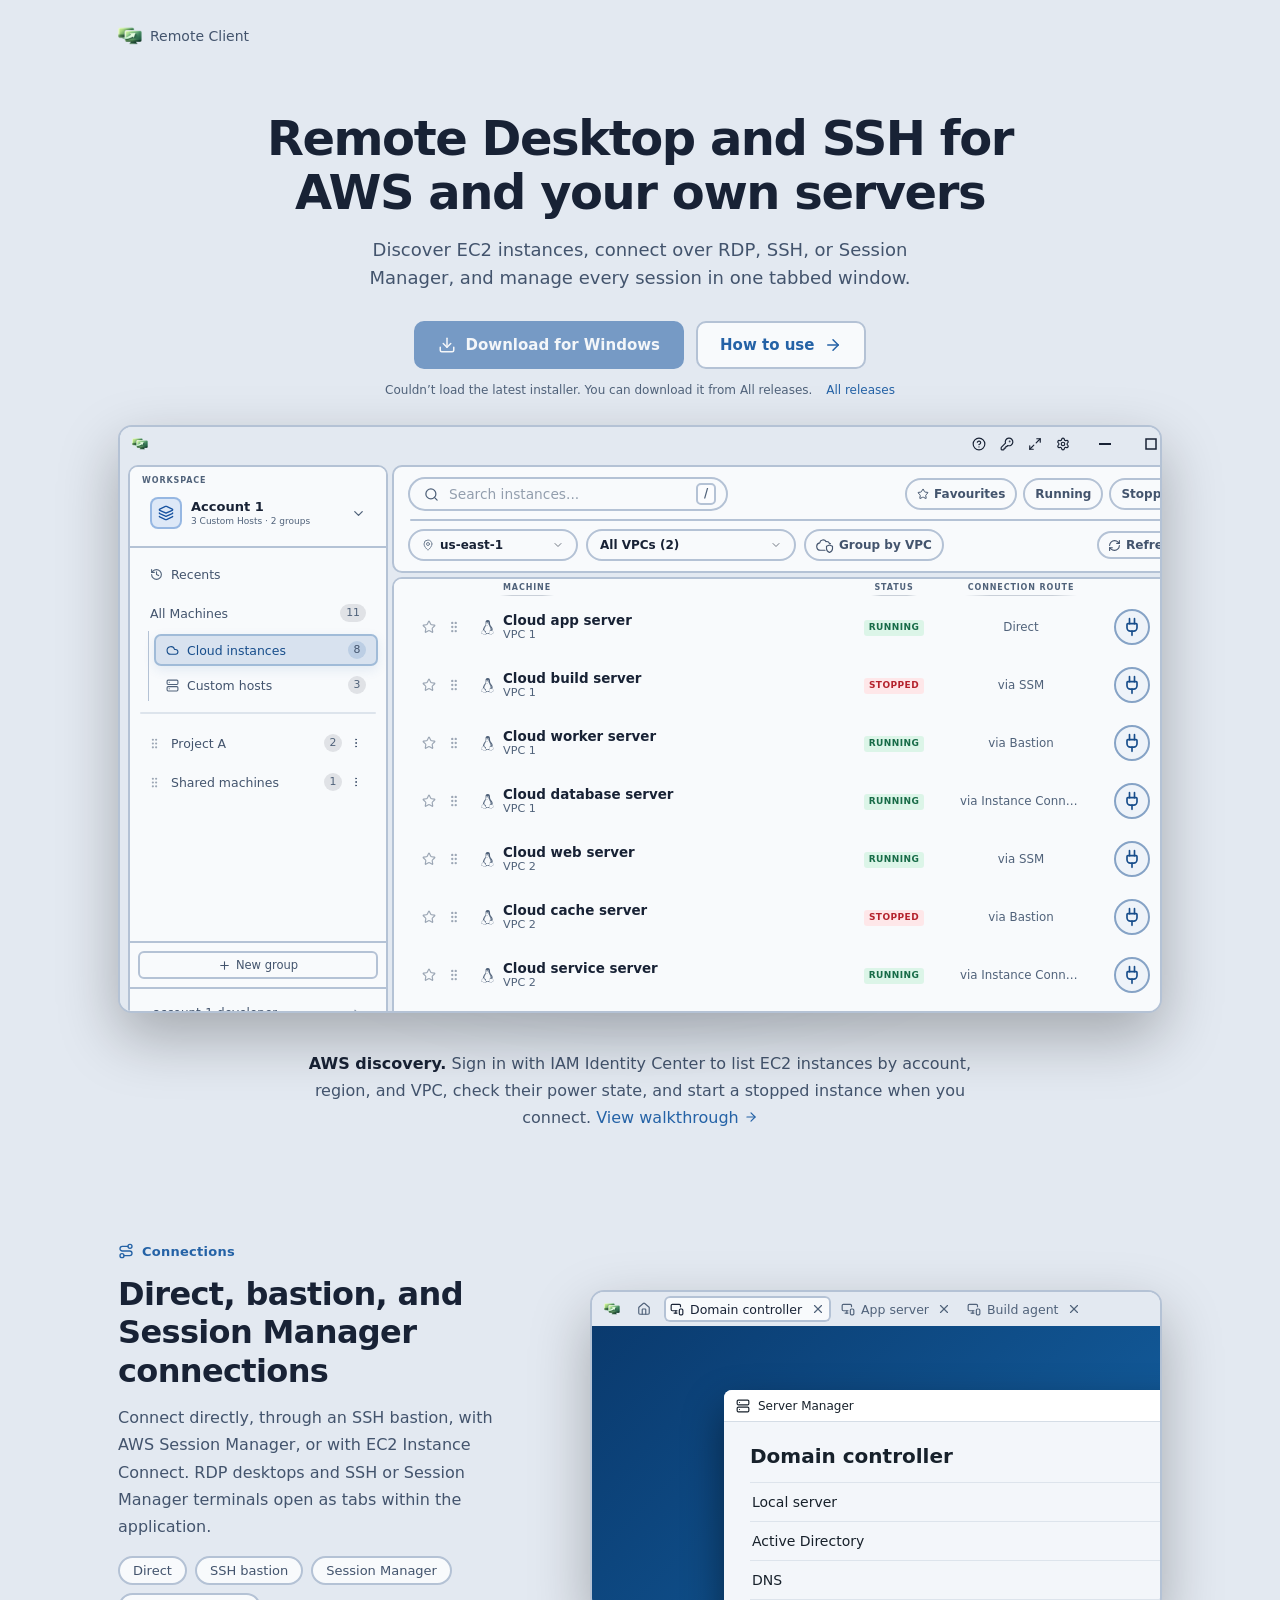
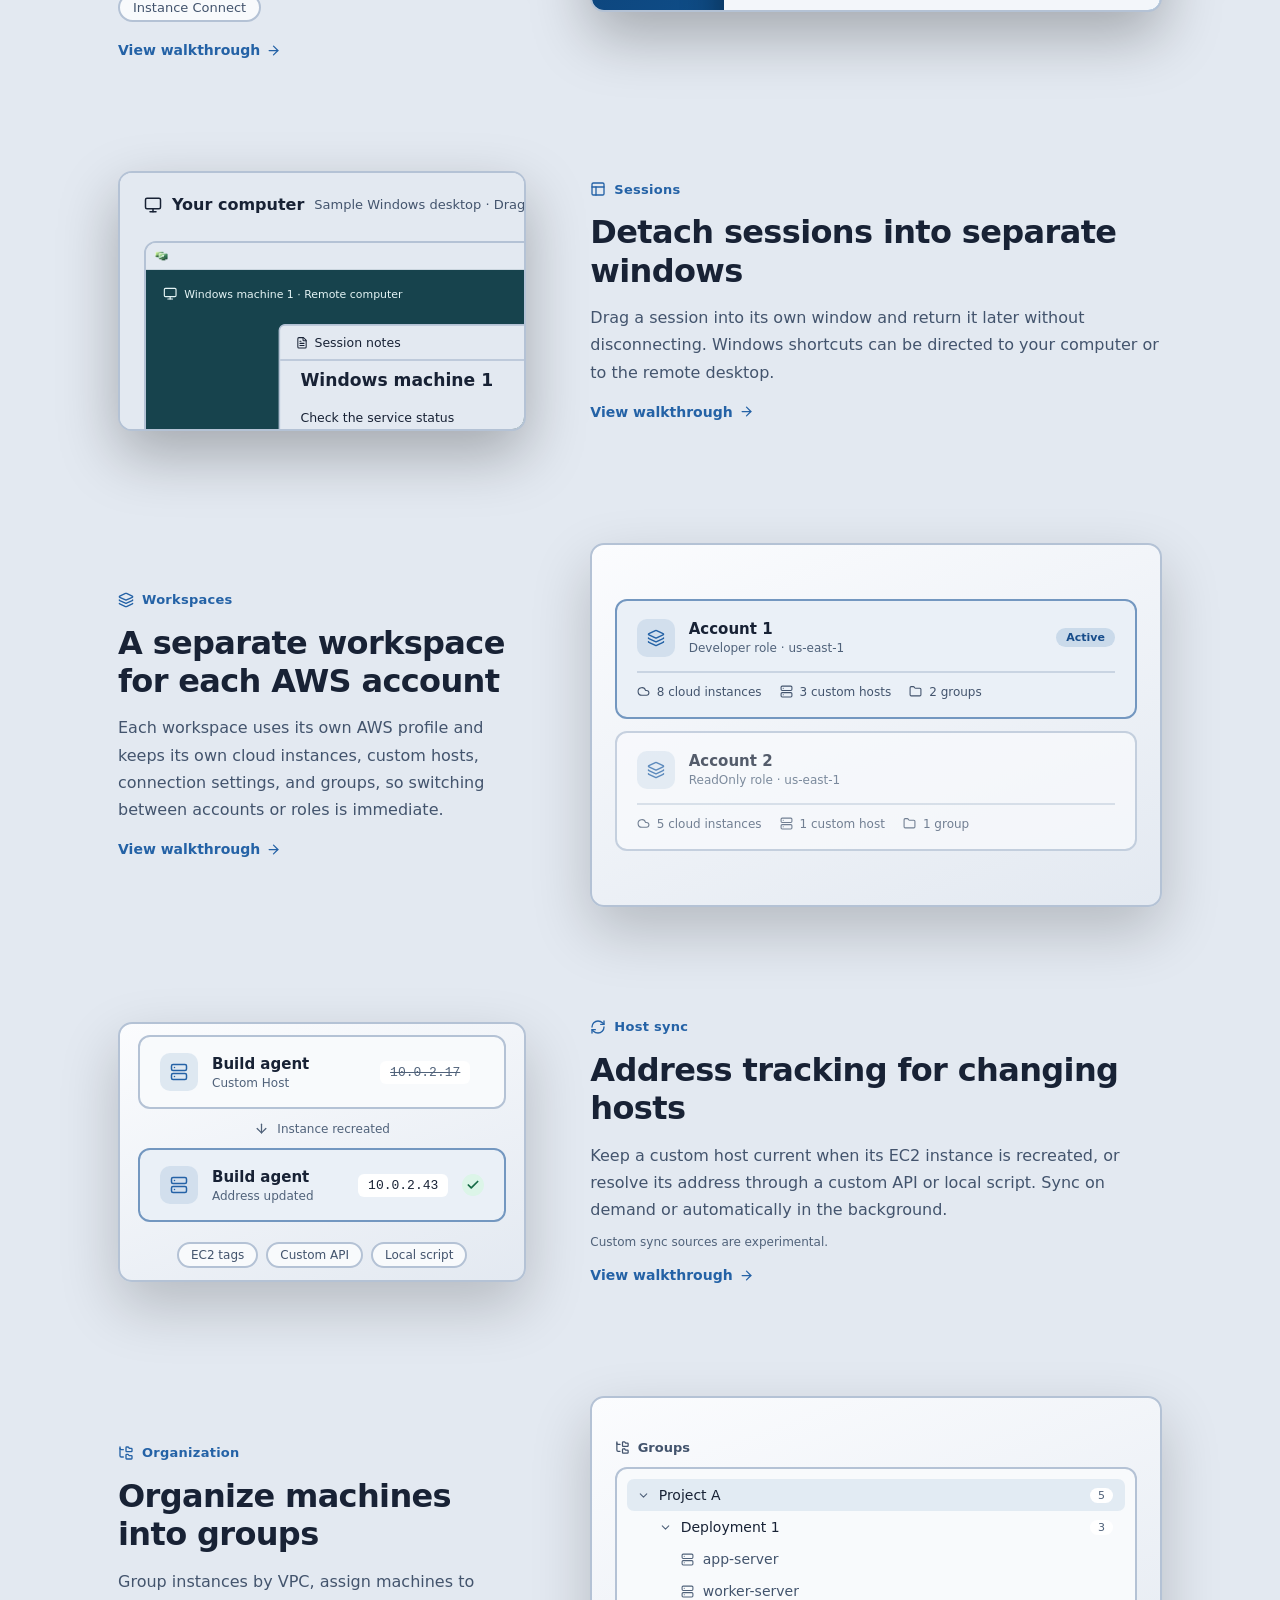
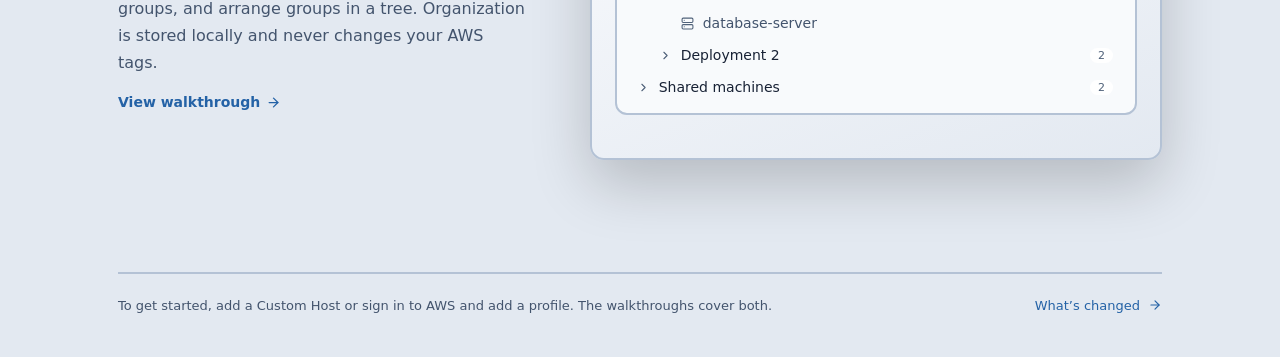
<file: index.html>
<!doctype html>
<html lang="en">
  <head>
    <meta charset="UTF-8" />
    <link rel="icon" type="image/png" href="./icon.png" />
    <meta name="viewport" content="width=device-width, initial-scale=1.0" />
    <title>Remote Client</title>
    <script type="module" crossorigin src="./assets/index-DMhcbihV.js"></script>
    <link rel="modulepreload" crossorigin href="./assets/createLucideIcon-C-bNdaTa.js">
    <link rel="stylesheet" crossorigin href="./assets/index-Bbj3Aj9v.css">
    <meta name="description" content="Download Remote Client for Windows and learn how to use it with short walkthroughs.">
  </head>

  <body>
    <div id="root"></div>
  </body>
</html>
</file>
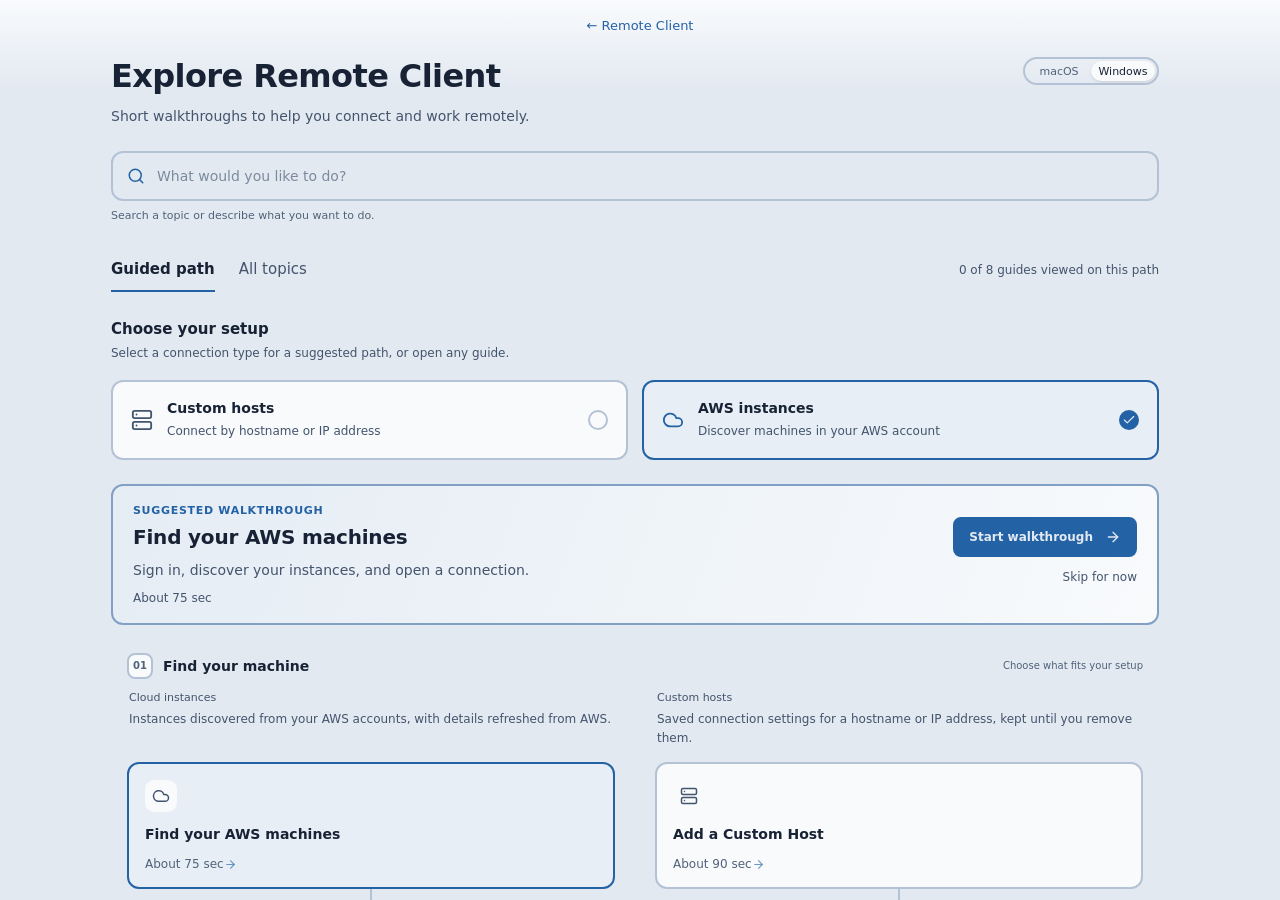
<file: walkthroughs/index.html>
<!doctype html>
<html lang="en">
  <head>
    <meta charset="UTF-8" />
    <link rel="icon" type="image/png" href="./icon.png" />
    <meta name="viewport" content="width=device-width, initial-scale=1.0" />
    <title>Remote Client walkthroughs</title>
    <script type="module" crossorigin src="../assets/index-DMhcbihV.js"></script>
    <link rel="modulepreload" crossorigin href="../assets/createLucideIcon-C-bNdaTa.js">
    <link rel="stylesheet" crossorigin href="../assets/index-Bbj3Aj9v.css">
    <meta name="description" content="Download Remote Client for Windows and learn how to use it with short walkthroughs.">
  </head>

  <body>
    <div id="root"></div>
  </body>
</html>
</file>
<file: assets/index-Bbj3Aj9v.css>
._button_1p7b6_1{box-sizing:border-box;border:2px solid var(--border);min-width:0;font:inherit;white-space:nowrap;transition:background-color var(--motion-fast-duration) var(--motion-standard-easing), border-color var(--motion-fast-duration) var(--motion-standard-easing), color var(--motion-fast-duration) var(--motion-standard-easing), opacity var(--motion-fast-duration) var(--motion-standard-easing);border-radius:10px;justify-content:center;align-items:center;gap:7px;font-size:13px;font-weight:650;line-height:1;display:inline-flex}._standard_1p7b6_22{min-height:36px;padding:0 14px}._compact_1p7b6_27{min-height:32px;padding:0 10px;font-size:12px}._fullWidth_1p7b6_33{width:100%}._secondary_1p7b6_37{color:var(--text-muted);background:var(--button-neutral-bg);border-color:var(--button-neutral-border)}._secondary_1p7b6_37:hover:not(:disabled),._secondary_1p7b6_37:focus-visible{color:var(--accent);border-color:var(--button-neutral-hover-border);background:var(--button-neutral-hover-bg)}._primary_1p7b6_50{color:var(--accent-strong);border-color:color-mix(in srgb, var(--accent) 45%, var(--border));background:color-mix(in srgb, var(--accent) 14%, var(--surface-2))}._primary_1p7b6_50:hover:not(:disabled),._primary_1p7b6_50:focus-visible{border-color:color-mix(in srgb, var(--accent) 65%, var(--border));background:color-mix(in srgb, var(--accent) 22%, var(--surface-2))}._danger_1p7b6_62{color:var(--danger-text);border-color:color-mix(in srgb, var(--danger,#ef4444) 42%, var(--border));background:color-mix(in srgb, var(--danger,#ef4444) 10%, var(--surface-2))}._danger_1p7b6_62:hover:not(:disabled),._danger_1p7b6_62:focus-visible{color:var(--danger-text);border-color:color-mix(in srgb, var(--danger,#ef4444) 65%, var(--border));background:color-mix(in srgb, var(--danger,#ef4444) 20%, var(--surface-2))}._button_1p7b6_1:focus-visible{outline:none}._button_1p7b6_1:disabled{cursor:not-allowed;opacity:.55}._button_1p7b6_1>svg{flex:none}@media (width<=560px){._button_1p7b6_1{width:100%}}._icon_10anx_1{flex:none;display:block}html[data-app-locked=true] body>:not(#root){visibility:hidden!important;pointer-events:none!important}.app-lock-screen{background:var(--bg);color:var(--text);z-index:100000;flex-direction:column;display:flex;position:fixed;inset:0}.app-lock-titlebar{-webkit-user-select:none;user-select:none;min-height:36px;color:var(--text-muted);justify-content:space-between;align-items:center;padding-left:16px;font-size:12px;display:flex}.app-lock-screen-mac .app-lock-titlebar{padding-left:80px}.app-lock-titlebar button{color:inherit;cursor:pointer;background:0 0;border:0;place-items:center;width:46px;height:36px;display:grid}.app-lock-titlebar button:hover{background:var(--danger-bg);color:var(--danger-text)}.app-lock-card{box-sizing:border-box;text-align:center;width:min(420px,100% - 40px);margin:auto;padding:36px 28px}.app-lock-emblem{border:2px solid var(--border);background:var(--surface);width:64px;height:64px;color:var(--accent);border-radius:18px;place-items:center;margin:0 auto 24px;display:grid}.app-lock-card h1{letter-spacing:-.5px;margin:0 0 10px;font-size:24px;font-weight:600;line-height:1.3}.app-lock-card p{color:var(--text-muted);margin:0;font-size:13px;line-height:1.65}.app-lock-card>button{min-width:180px;margin-top:24px}.app-lock-actions{flex-wrap:wrap;justify-content:center;gap:10px;margin-top:24px;display:flex}.app-lock-card .app-lock-error{text-align:left;border:2px solid var(--border);background:var(--surface);border-radius:8px;margin-top:20px;padding:12px 14px}.app-lock-card .app-lock-footnote{color:var(--text-dim);margin-top:24px;font-size:12px}.device-security-header{justify-content:space-between;align-items:flex-start;gap:16px;padding:2px 0 12px;display:flex}.device-security-header h3{color:var(--text);margin:0 0 6px;font-size:16px;font-weight:600}.device-security-header p{color:var(--text-muted);margin:0;font-size:12px;line-height:1.6}.device-security-section{padding:12px 0}.device-security-row{justify-content:space-between;align-items:center;gap:24px;display:flex}.device-security-setting{flex-direction:column;min-width:0;display:flex}.device-security-setting h4{color:var(--text);margin:0 0 5px;font-size:13px;font-weight:600;line-height:1.5}.device-security-setting p,.device-security-description{color:var(--text-muted);margin:0;font-size:12px;line-height:1.6}.device-security-row>[role=switch],.device-security-row>button{flex-shrink:0}.device-security-lock-options{flex-direction:column;gap:16px;margin:16px 0 0;display:flex}.device-security-option-label{color:var(--text);margin-bottom:4px;font-size:12px;font-weight:500;display:block}.device-security-footnote{color:var(--text-dim);margin:14px 0 0;font-size:11px;line-height:1.6}.device-security-error{border:2px solid var(--danger-text);color:var(--danger-text);border-radius:8px;margin:0 0 16px;padding:12px 14px;font-size:12px;line-height:1.6}.device-security-warning{margin-top:12px;line-height:1.6}@media (width<=600px){.device-security-header{flex-wrap:wrap}.device-security-lock-options .device-security-row{flex-wrap:wrap;gap:10px}}
</file>
